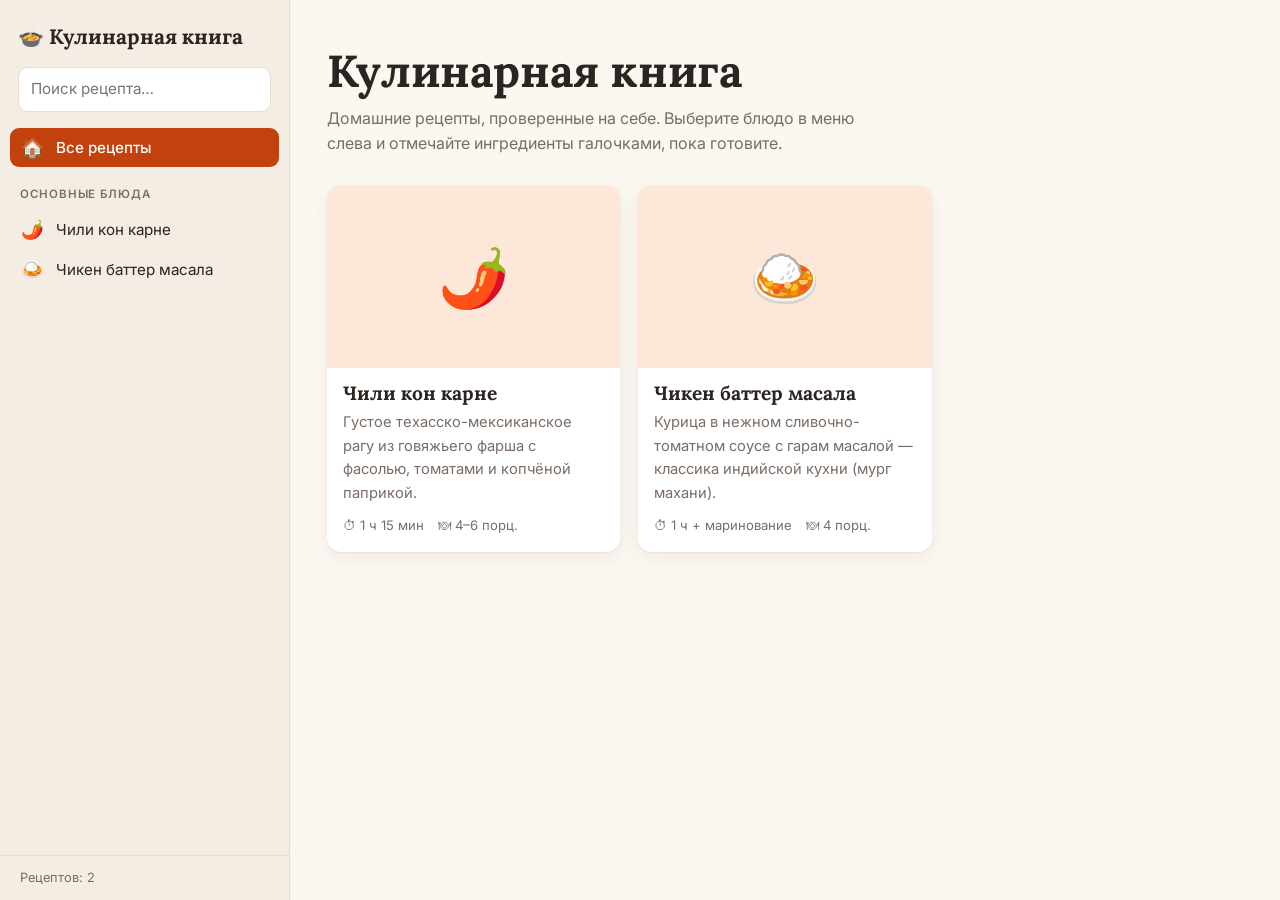
<file: index.html>
<!doctype html>
<html lang="ru">
<head>
<meta charset="utf-8">
<meta name="viewport" content="width=device-width, initial-scale=1">
<title>Кулинарная книга</title>
<meta name="description" content="Домашние рецепты, проверенные на себе.">
<link rel="icon" href="data:image/svg+xml,<svg xmlns='http://www.w3.org/2000/svg' viewBox='0 0 100 100'><text y='.9em' font-size='90'>🍲</text></svg>">
<link rel="preconnect" href="https://fonts.googleapis.com">
<link rel="preconnect" href="https://fonts.gstatic.com" crossorigin>
<link href="https://fonts.googleapis.com/css2?family=Lora:wght@500;700&family=Inter:wght@400;500;600&display=swap&subset=cyrillic" rel="stylesheet">
<style>
:root {
  --bg: #fbf7f1; --surface: #ffffff; --side: #f4ede4;
  --text: #2b2420; --muted: #7a6d64;
  --accent: #c2410c; --accent-soft: #fde7d9;
  --line: #e7ddd1; --radius: 14px;
  --shadow: 0 1px 2px rgba(60,40,20,.06), 0 6px 20px rgba(60,40,20,.06);
  --side-w: 290px;
}
@media (prefers-color-scheme: dark) {
  :root {
    --bg: #1b1714; --surface: #25201c; --side: #211c18;
    --text: #f1e9e2; --muted: #a99c92;
    --accent: #fb923c; --accent-soft: #3a2a1f;
    --line: #3a322c; --shadow: 0 1px 2px rgba(0,0,0,.3);
  }
}
* { box-sizing: border-box; }
html { -webkit-text-size-adjust: 100%; }
body { margin: 0; background: var(--bg); color: var(--text);
  font: 16px/1.6 Inter, system-ui, -apple-system, "Segoe UI", sans-serif; }
a { color: var(--accent); text-decoration: none; }
h1, h2, h3 { font-family: Lora, Georgia, serif; line-height: 1.2; }

/* ---------- Боковая панель ---------- */
.sidebar {
  position: fixed; inset: 0 auto 0 0; width: var(--side-w);
  background: var(--side); border-right: 1px solid var(--line);
  display: flex; flex-direction: column; z-index: 20;
}
.side-top { padding: 20px 18px 12px; }
.logo { display: block; font-family: Lora, serif; font-weight: 700; font-size: 1.3rem; color: var(--text); margin-bottom: 14px; }
.search { width: 100%; padding: 9px 12px; font: inherit; font-size: .95rem; color: var(--text);
  background: var(--surface); border: 1px solid var(--line); border-radius: 10px; outline: none; }
.search:focus { border-color: var(--accent); }
.nav { flex: 1; overflow-y: auto; padding: 4px 10px 24px; }
.nav h4 { margin: 18px 10px 6px; font-size: .72rem; font-weight: 600; letter-spacing: .08em;
  text-transform: uppercase; color: var(--muted); }
.nav a { display: flex; align-items: center; gap: 10px; padding: 8px 10px; border-radius: 9px;
  color: var(--text); font-size: .95rem; line-height: 1.3; }
.nav a:hover { background: var(--accent-soft); }
.nav a.active { background: var(--accent); color: #fff; font-weight: 500; }
.nav a .em { font-size: 1.15rem; width: 1.4em; text-align: center; flex: none; }
.nav .home-link { margin-bottom: 4px; }
.nav .none { padding: 8px 10px; color: var(--muted); font-size: .9rem; }
.side-foot { padding: 12px 20px; border-top: 1px solid var(--line); font-size: .8rem; color: var(--muted); }

/* ---------- Мобильная шапка ---------- */
.topbar { display: none; position: sticky; top: 0; z-index: 10; align-items: center; gap: 12px;
  padding: 10px 16px; background: var(--side); border-bottom: 1px solid var(--line); }
.topbar .logo { margin: 0; font-size: 1.1rem; }
.burger { font: inherit; font-weight: 500; padding: 7px 12px; border-radius: 9px; cursor: pointer;
  border: 1px solid var(--line); background: var(--surface); color: var(--text); }
.backdrop { display: none; }

/* ---------- Основная часть ---------- */
.main { margin-left: var(--side-w); min-height: 100vh; }
.content { max-width: 980px; margin: 0 auto; padding: 36px 32px 64px; }

.hero h1 { font-size: clamp(2rem, 5vw, 2.8rem); margin: 8px 0 8px; }
.hero p { color: var(--muted); margin: 0 0 28px; max-width: 560px; }
.grid { display: grid; grid-template-columns: repeat(auto-fill, minmax(240px, 1fr)); gap: 18px; }
.card { display: flex; flex-direction: column; overflow: hidden; background: var(--surface);
  border-radius: var(--radius); box-shadow: var(--shadow); color: var(--text); transition: transform .15s; }
.card:hover { transform: translateY(-3px); }
.cover { background: var(--accent-soft); display: grid; place-items: center; overflow: hidden; }
.cover img { width: 100%; height: 100%; object-fit: cover; }
.card .cover { aspect-ratio: 16/10; font-size: 3.6rem; }
.card-body { padding: 14px 16px 16px; }
.card-body h3 { margin: 0 0 6px; font-size: 1.2rem; }
.card-body p { margin: 0 0 10px; color: var(--muted); font-size: .92rem; }
.meta { display: flex; gap: 14px; font-size: .82rem; color: var(--muted); }

.recipe-head { display: grid; grid-template-columns: 220px 1fr; gap: 28px; align-items: center; margin-bottom: 32px; }
.recipe-head .cover { aspect-ratio: 1; border-radius: var(--radius); font-size: 6rem; }
.kicker { font-size: .78rem; font-weight: 600; letter-spacing: .06em; text-transform: uppercase; color: var(--accent); }
.recipe-head h1 { font-size: clamp(1.9rem, 4.5vw, 2.6rem); margin: 4px 0 10px; }
.recipe-head .lead { color: var(--muted); margin: 0 0 18px; }
.facts { display: flex; gap: 28px; flex-wrap: wrap; margin: 0; }
.facts dt { font-size: .72rem; text-transform: uppercase; letter-spacing: .06em; color: var(--muted); }
.facts dd { margin: 0; font-weight: 600; }

.recipe-body { display: grid; grid-template-columns: 320px 1fr; gap: 36px; align-items: start; }
.ingredients { background: var(--surface); border-radius: var(--radius); box-shadow: var(--shadow);
  padding: 18px 20px; position: sticky; top: 20px; }
.ingredients h2, .steps h2 { margin-top: 0; font-size: 1.45rem; }
.ingredients h3 { font-family: Inter, sans-serif; font-size: .76rem; text-transform: uppercase;
  letter-spacing: .06em; color: var(--accent); margin: 16px 0 4px; }
.ingredients ul { list-style: none; padding: 0; margin: 0; }
.ingredients li { border-bottom: 1px dashed var(--line); }
.ingredients li:last-child { border-bottom: 0; }
.ingredients label { display: flex; gap: 10px; padding: 7px 0; cursor: pointer; align-items: baseline; font-size: .95rem; }
.ingredients input { accent-color: var(--accent); flex: none; }
.ingredients input:checked + span { text-decoration: line-through; color: var(--muted); }

.steps ol { list-style: none; padding: 0; margin: 0; counter-reset: s; }
.steps li { counter-increment: s; position: relative; padding-left: 50px; margin-bottom: 22px; }
.steps li::before { content: counter(s); position: absolute; left: 0; top: 0; width: 34px; height: 34px;
  border-radius: 50%; background: var(--accent); color: #fff; font-weight: 600; display: grid; place-items: center; }
.tip { margin-top: 26px; padding: 14px 18px; border-left: 4px solid var(--accent);
  background: var(--accent-soft); border-radius: 0 10px 10px 0; }
.chips { display: flex; flex-wrap: wrap; gap: 8px; margin-top: 32px; }
.chip { padding: 5px 12px; border-radius: 999px; background: var(--accent-soft); font-size: .88rem; color: var(--accent); cursor: pointer; border: 0; font-family: inherit; }

/* ---------- Телефон ---------- */
@media (max-width: 860px) {
  .topbar { display: flex; }
  .sidebar { transform: translateX(-100%); transition: transform .2s ease; width: min(85vw, var(--side-w)); }
  body.menu-open .sidebar { transform: none; box-shadow: 0 0 40px rgba(0,0,0,.25); }
  body.menu-open .backdrop { display: block; position: fixed; inset: 0; background: rgba(0,0,0,.35); z-index: 15; }
  .main { margin-left: 0; }
  .content { padding: 22px 16px 48px; }
  .recipe-head { grid-template-columns: 1fr; gap: 18px; }
  .recipe-head .cover { aspect-ratio: 16/9; font-size: 4.5rem; }
  .recipe-body { grid-template-columns: 1fr; gap: 26px; }
  .ingredients { position: static; }
}
</style>
</head>
<body>

<aside class="sidebar" id="sidebar">
  <div class="side-top">
    <a class="logo" href="#">🍲 Кулинарная книга</a>
    <input class="search" id="search" type="search" placeholder="Поиск рецепта…" autocomplete="off">
  </div>
  <nav class="nav" id="nav"></nav>
  <div class="side-foot" id="count"></div>
</aside>
<div class="backdrop" id="backdrop"></div>

<div class="main">
  <header class="topbar">
    <button class="burger" id="burger">☰ Рецепты</button>
    <a class="logo" href="#">🍲 Кулинарная книга</a>
  </header>
  <div class="content" id="content"></div>
</div>

<script src="recipes.js"></script>
<script>
const R = window.RECIPES || [];
const $ = id => document.getElementById(id);

const esc = s => String(s ?? "").replace(/[&<>"]/g, c => ({ "&":"&amp;", "<":"&lt;", ">":"&gt;", '"':"&quot;" }[c]));
const md = s => esc(s).replace(/\*\*(.+?)\*\*/g, "<strong>$1</strong>");
const cover = r => r.image ? `<img src="${esc(r.image)}" alt="">` : esc(r.emoji || "🍽️");

/* ---- меню слева ---- */
function renderNav(filter = "") {
  const q = filter.trim().toLowerCase();
  const list = R.filter(r => !q || [r.title, r.description, r.category, ...(r.tags || [])].join(" ").toLowerCase().includes(q));
  const groups = {};
  list.forEach(r => (groups[r.category || "Разное"] ??= []).push(r));
  const current = location.hash.slice(1);
  let html = `<a class="home-link ${current ? "" : "active"}" href="#"><span class="em">🏠</span>Все рецепты</a>`;
  for (const [cat, items] of Object.entries(groups)) {
    html += `<h4>${esc(cat)}</h4>`;
    html += items.map(r => `<a href="#${esc(r.id)}" class="${r.id === current ? "active" : ""}"><span class="em">${esc(r.emoji || "🍽️")}</span>${esc(r.title)}</a>`).join("");
  }
  if (!list.length) html += `<div class="none">Ничего не нашлось</div>`;
  $("nav").innerHTML = html;
}

/* ---- главная ---- */
function renderHome() {
  document.title = "Кулинарная книга";
  $("content").innerHTML = `
    <section class="hero">
      <h1>Кулинарная книга</h1>
      <p>Домашние рецепты, проверенные на себе. Выберите блюдо в меню слева и отмечайте ингредиенты галочками, пока готовите.</p>
    </section>
    <div class="grid">
      ${R.map(r => `
        <a class="card" href="#${esc(r.id)}">
          <div class="cover">${cover(r)}</div>
          <div class="card-body">
            <h3>${esc(r.title)}</h3>
            <p>${esc(r.description)}</p>
            <div class="meta">${r.time ? `<span>⏱ ${esc(r.time)}</span>` : ""}${r.servings ? `<span>🍽 ${esc(r.servings)} порц.</span>` : ""}</div>
          </div>
        </a>`).join("")}
    </div>`;
}

/* ---- страница рецепта ---- */
function renderRecipe(r) {
  document.title = `${r.title} · Кулинарная книга`;
  const facts = [["Время", r.time], ["Порций", r.servings], ["Сложность", r.difficulty]]
    .filter(f => f[1]).map(([k, v]) => `<div><dt>${k}</dt><dd>${esc(v)}</dd></div>`).join("");
  const ingr = (r.ingredients || []).map(g => `
    ${g.group ? `<h3>${esc(g.group)}</h3>` : ""}
    <ul>${g.items.map(i => `<li><label><input type="checkbox"><span>${md(i)}</span></label></li>`).join("")}</ul>`).join("");
  $("content").innerHTML = `
    <article>
      <header class="recipe-head">
        <div class="cover">${cover(r)}</div>
        <div>
          ${r.category ? `<div class="kicker">${esc(r.category)}</div>` : ""}
          <h1>${esc(r.title)}</h1>
          <p class="lead">${esc(r.description)}</p>
          <dl class="facts">${facts}</dl>
        </div>
      </header>
      <div class="recipe-body">
        <aside class="ingredients"><h2>Ингредиенты</h2>${ingr}</aside>
        <section class="steps">
          <h2>Приготовление</h2>
          <ol>${(r.steps || []).map(s => `<li>${md(s)}</li>`).join("")}</ol>
          ${r.tip ? `<div class="tip"><strong>Совет:</strong> ${md(r.tip)}</div>` : ""}
        </section>
      </div>
      ${(r.tags || []).length ? `<div class="chips">${r.tags.map(t => `<button class="chip" data-tag="${esc(t)}">#${esc(t)}</button>`).join("")}</div>` : ""}
    </article>`;
}

/* ---- переключение ---- */
function route() {
  const id = decodeURIComponent(location.hash.slice(1));
  const r = R.find(x => x.id === id);
  r ? renderRecipe(r) : renderHome();
  renderNav($("search").value);
  document.body.classList.remove("menu-open");
  window.scrollTo(0, 0);
}

$("search").addEventListener("input", e => renderNav(e.target.value));
$("burger").addEventListener("click", () => document.body.classList.add("menu-open"));
$("backdrop").addEventListener("click", () => document.body.classList.remove("menu-open"));
$("content").addEventListener("click", e => {
  const t = e.target.closest(".chip");
  if (!t) return;
  $("search").value = t.dataset.tag;
  renderNav(t.dataset.tag);
  document.body.classList.add("menu-open");
});
$("count").textContent = `Рецептов: ${R.length}`;
window.addEventListener("hashchange", route);
route();
</script>
</body>
</html>
</file>
